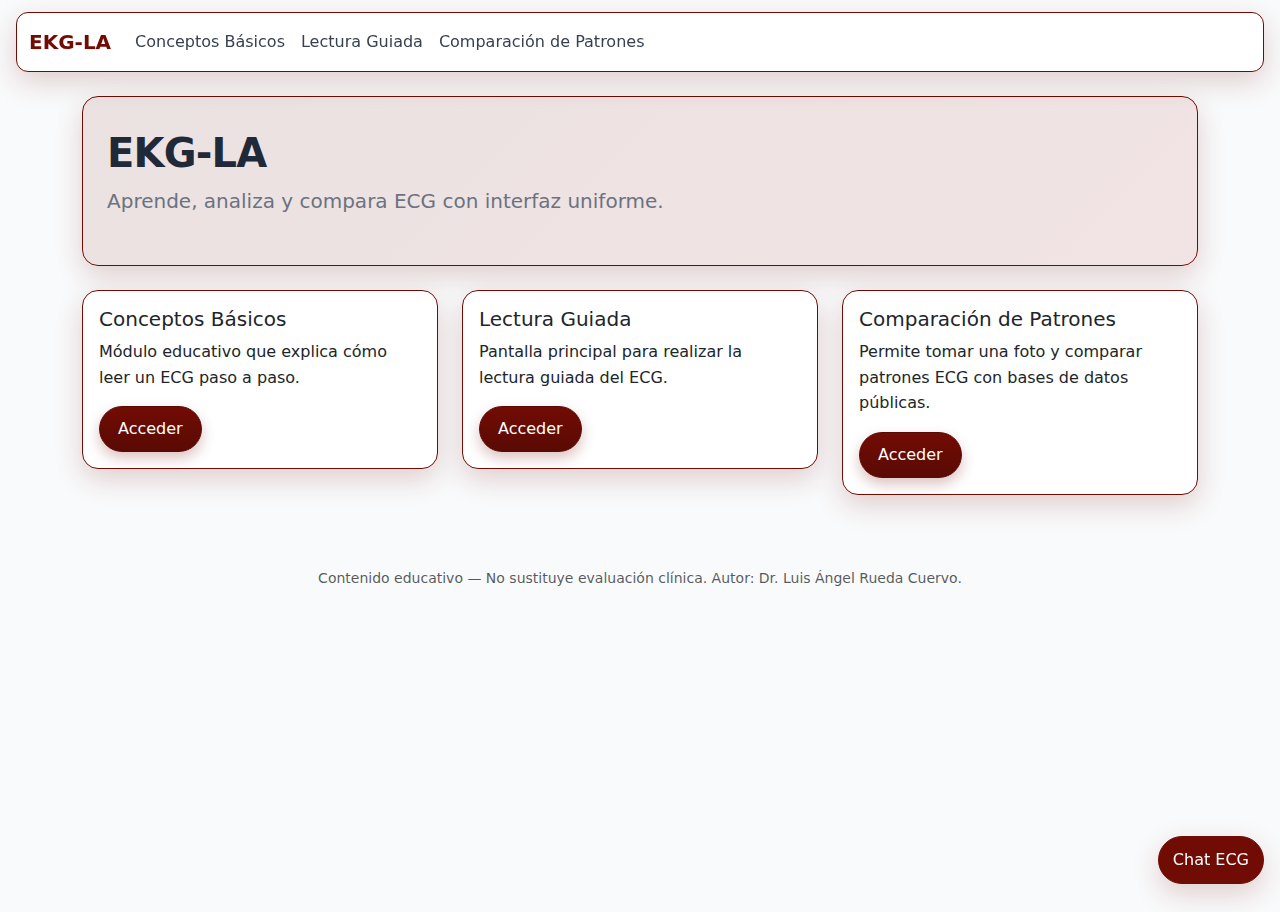
<file: index.html>
<!DOCTYPE html>
<html lang="es">
<head>
    <meta charset="UTF-8">
    <meta name="viewport" content="width=device-width, initial-scale=1.0">
    <title>EKG-LA — Inicio</title>
    <link href="https://cdn.jsdelivr.net/npm/bootstrap@5.3.2/dist/css/bootstrap.min.css" rel="stylesheet">
    <link rel="stylesheet" href="styles.css?v=la1">
</head>
<body>
    <nav class="navbar navbar-expand-lg ao-topbar">
        <div class="container-fluid">
            <a class="navbar-brand fw-bold" href="index.html">EKG-LA</a>
            <button class="navbar-toggler" type="button" data-bs-toggle="collapse" data-bs-target="#navbarIndex"
                aria-controls="navbarIndex" aria-expanded="false" aria-label="Toggle navigation">
                <span class="navbar-toggler-icon"></span>
            </button>
            <div id="navbarIndex" class="collapse navbar-collapse">
                <ul class="navbar-nav me-auto mb-2 mb-lg-0">
                    <li class="nav-item"><a class="nav-link" href="conceptos-basicos.html">Conceptos Básicos</a></li>
                    <li class="nav-item"><a class="nav-link" href="lectura-guiada.html">Lectura Guiada</a></li>
                    <li class="nav-item"><a class="nav-link" href="comparacion-patrones.html">Comparación de Patrones</a></li>
                </ul>
            </div>
        </div>
    </nav>

    <main class="container my-4">
        <section class="ao-hero mb-4">
            <h1 class="ao-hero-title display-6">EKG-LA</h1>
            <p class="ao-hero-subtitle lead">Aprende, analiza y compara ECG con interfaz uniforme.</p>
        </section>
        <div class="row">
            <div class="col-md-4 mb-4">
                <div class="card ao-card">
                    <div class="card-body">
                        <h5 class="card-title">Conceptos Básicos</h5>
                        <p class="card-text">Módulo educativo que explica cómo leer un ECG paso a paso.</p>
                        <a href="conceptos-basicos.html" class="btn btn-primary">Acceder</a>
                    </div>
                </div>
            </div>
            <div class="col-md-4 mb-4">
                <div class="card ao-card">
                    <div class="card-body">
                        <h5 class="card-title">Lectura Guiada</h5>
                        <p class="card-text">Pantalla principal para realizar la lectura guiada del ECG.</p>
                        <a href="lectura-guiada.html" class="btn btn-primary">Acceder</a>
                    </div>
                </div>
            </div>
            <div class="col-md-4 mb-4">
                <div class="card ao-card">
                    <div class="card-body">
                        <h5 class="card-title">Comparación de Patrones</h5>
                        <p class="card-text">Permite tomar una foto y comparar patrones ECG con bases de datos públicas.</p>
                        <a href="comparacion-patrones.html" class="btn btn-primary">Acceder</a>
                    </div>
                </div>
            </div>
        </div>
    </div>

    <script src="https://cdn.jsdelivr.net/npm/bootstrap@5.3.2/dist/js/bootstrap.bundle.min.js"></script>
    <script>
      // Configura el endpoint del backend en Render para el chat
      window.CHAT_API_URL = 'https://ekggo.onrender.com/api/chat';
    </script>
    <script src="app.js?v=la1"></script>
</body>
</html>

<footer class="container my-5">
    <div class="text-center text-muted small">
        Contenido educativo — No sustituye evaluación clínica. Autor: Dr. Luis Ángel Rueda Cuervo.
    </div>
</footer>
</file>
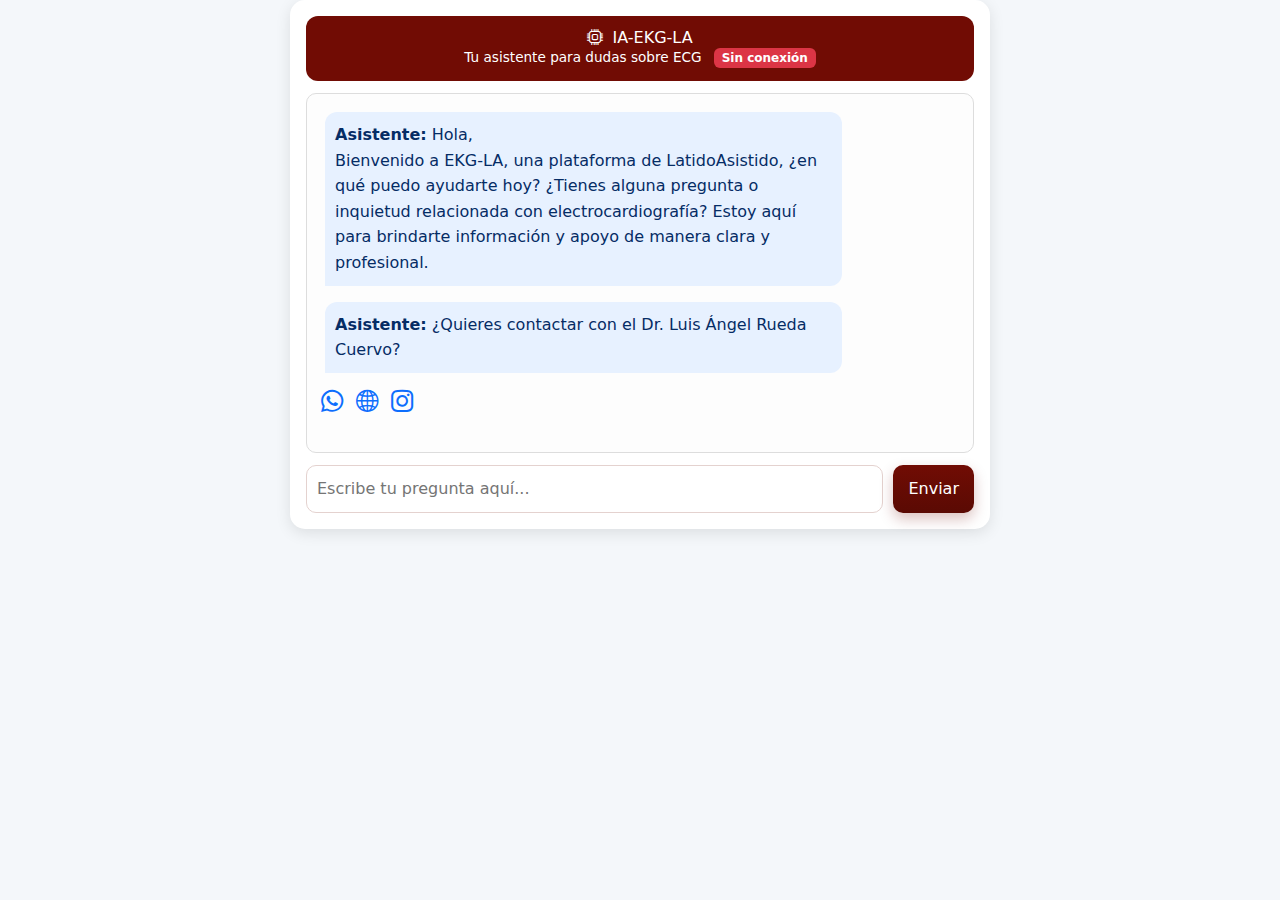
<file: chat.html>
<!DOCTYPE html>
<html lang="es">
<head>
  <meta charset="UTF-8">
  <meta name="viewport" content="width=device-width, initial-scale=1.0">
  <title>Chat EKG-LA</title>
  <link href="https://cdn.jsdelivr.net/npm/bootstrap@5.3.0/dist/css/bootstrap.min.css" rel="stylesheet">
    <link rel="stylesheet" href="styles.css?v=la1">
    <link rel="stylesheet" href="https://cdn.jsdelivr.net/npm/bootstrap-icons@1.11.3/font/bootstrap-icons.min.css">
  <script>
    // Configura explícitamente el endpoint del backend cuando se abre chat.html directo
    window.CHAT_API_URL = 'https://ekggo.onrender.com/api/chat';
  </script>
  <style>
    body { background-color: #f4f7fa; font-family: Inter, system-ui, -apple-system, Segoe UI, Roboto, Helvetica Neue, Arial, Noto Sans; }
    .chat-container { max-width: 700px; margin: 0 auto; border-radius: 15px; box-shadow: 0 4px 15px rgba(0,0,0,0.1); background: #fff; padding: 16px; }
    .chat-header { background: #710C04; color: #fff; padding: 12px; border-radius: 12px; text-align: center; position: relative; }
    .chat-box { height: 360px; overflow-y: auto; margin: 12px 0; padding: 10px; border: 1px solid #ddd; border-radius: 10px; background: #fdfdfd; }
    .user-msg { text-align: right; background: #d1e7dd; color: #0a3622; padding: 10px; margin: 8px; border-radius: 12px 12px 0 12px; display: inline-block; max-width: 80%; }
    .bot-msg { text-align: left; background: #e7f1ff; color: #052c65; padding: 10px; margin: 8px; border-radius: 12px 12px 12px 0; display: inline-block; max-width: 80%; }
    .chat-input { display: flex; gap: 10px; }
    .chat-input input { flex: 1; padding: 10px; border-radius: 10px; border: 1px solid var(--ao-border); }
    .chat-input button { border: none; padding: 10px 15px; border-radius: 10px; cursor: pointer; }
    /* Efecto sutil para botón IA */
    .btn-ai { position: relative; overflow: hidden; }
    .btn-ai::after { content: ''; position: absolute; top: 0; left: -50%; width: 50%; height: 100%; pointer-events: none;
      background: linear-gradient(120deg, rgba(255,255,255,0.35), rgba(113,12,4,0.15), rgba(255,255,255,0.35)); transform: translateX(-100%); }
    .btn-ai:hover::after { animation: ai-shine 1.1s ease; }
    @keyframes ai-shine { from { transform: translateX(-100%);} to { transform: translateX(300%);} }
    footer { text-align: center; color: #6c757d; margin-top: 12px; font-size: 0.9rem; }
  </style>
</head>
<body>
  <div class="chat-container">
    <div class="chat-header">
      <div class="mac-controls">
        <span id="chatClose" class="mac-dot close" title="Cerrar"></span>
      </div>
      <h6 class="mb-0"><i class="bi bi-cpu me-1"></i> IA-EKG-LA</h6>
      <p class="mb-0" style="font-size: 0.85rem;">Tu asistente para dudas sobre ECG <span id="statusBadge" class="badge bg-secondary ms-2" style="font-size: 0.75rem;">Verificando…</span></p>
    </div>

    <div id="chat-box" class="chat-box">
      <div class="bot-msg"><b>Asistente:</b> Hola,<br>Bienvenido a EKG-LA, una plataforma de LatidoAsistido, ¿en qué puedo ayudarte hoy? ¿Tienes alguna pregunta o inquietud relacionada con electrocardiografía? Estoy aquí para brindarte información y apoyo de manera clara y profesional.</div>
      <div class="bot-msg"><b>Asistente:</b> ¿Quieres contactar con el Dr. Luis Ángel Rueda Cuervo?</div>
      <div class="mt-1">
        <a href="https://wa.me/573508956163" target="_blank" rel="noopener" aria-label="WhatsApp" title="WhatsApp" class="mx-1" style="font-size:1.4rem; text-decoration:none;"><i class="bi bi-whatsapp"></i></a>
        <a href="https://latidoasistido.wixsite.com/lav1" target="_blank" rel="noopener" aria-label="Página web" title="Página web" class="mx-1" style="font-size:1.4rem; text-decoration:none;"><i class="bi bi-globe2"></i></a>
        <a href="https://www.instagram.com/latidoasistido/?utm_source=ig_web_button_share_sheet" target="_blank" rel="noopener" aria-label="Instagram" title="Instagram" class="mx-1" style="font-size:1.4rem; text-decoration:none;"><i class="bi bi-instagram"></i></a>
      </div>
    </div>

    <div class="chat-input">
      <input type="text" id="mensaje" placeholder="Escribe tu pregunta aquí...">
      <button id="btnEnviar" type="button" class="btn btn-primary btn-ai">Enviar</button>
    </div>
  </div>

  

  <script>
    function getApiBaseUrl() {
      const url = (window.CHAT_API_URL || '/api/chat');
      return url.endsWith('/chat') ? url.slice(0, -5) : url.replace(/\/chat$/, '');
    }
    async function checkHealth() {
      const badge = document.getElementById('statusBadge');
      try {
        const base = getApiBaseUrl();
        const res = await fetch(base + '/health', { method: 'GET' });
        if (res.ok) {
          badge.textContent = 'Conectado';
          badge.className = 'badge bg-success ms-2';
        } else {
          badge.textContent = 'Sin conexión (' + res.status + ')';
          badge.className = 'badge bg-danger ms-2';
        }
      } catch (e) {
        badge.textContent = 'Sin conexión';
        badge.className = 'badge bg-danger ms-2';
      }
    }
    async function enviarMensaje() {
      const input = document.getElementById('mensaje');
      const chatBox = document.getElementById('chat-box');
      const mensaje = (input.value || '').trim();
      if (!mensaje) return;

      chatBox.insertAdjacentHTML('beforeend', `<div class='user-msg'><b>Tú:</b> ${mensaje}</div>`);
      input.value = '';
      chatBox.scrollTop = chatBox.scrollHeight;

      try {
        const API_URL = window.CHAT_API_URL || '/api/chat';
        const response = await fetch(API_URL, {
          method: 'POST',
          headers: { 'Content-Type': 'application/json' },
          body: JSON.stringify({ prompt: mensaje })
        });
        if (!response.ok) {
          const errText = await response.text();
          chatBox.insertAdjacentHTML('beforeend', `<div class='bot-msg'><b>Asistente:</b> Error ${response.status}. Detalle: ${errText || 'sin detalle'}</div>`);
        } else {
          const data = await response.json();
          const respuesta = data.reply || 'Lo siento, no pude generar una respuesta. Inténtalo nuevamente.';
          chatBox.insertAdjacentHTML('beforeend', `<div class='bot-msg'><b>Asistente:</b> ${respuesta}</div>`);
        }
        chatBox.scrollTop = chatBox.scrollHeight;
      } catch (e) {
        const detail = (e && e.message) ? ' (' + e.message + ')' : '';
        chatBox.insertAdjacentHTML('beforeend', `<div class='bot-msg'><b>Asistente:</b> Hubo un problema de conexión con el servicio${detail}. Verifique que el backend /api/chat esté accesible.</div>`);
      }
    }
    document.getElementById('btnEnviar').addEventListener('click', enviarMensaje);
    // Enlaces de contacto: ahora son anchors con href, no requieren listeners
    document.getElementById('mensaje').addEventListener('keypress', function(e){ if (e.key === 'Enter') enviarMensaje(); });
    document.addEventListener('DOMContentLoaded', checkHealth);

    // Control de cierre estilo macOS
    document.getElementById('chatClose').addEventListener('click', function(){
      try {
        if (window.parent && window.parent !== window) {
          window.parent.postMessage({ type: 'chat:close' }, '*');
        } else {
          window.location.href = 'index.html';
        }
      } catch (_) {
        window.location.href = 'index.html';
      }
    });
  </script>
  
</body>
</html>
</file>
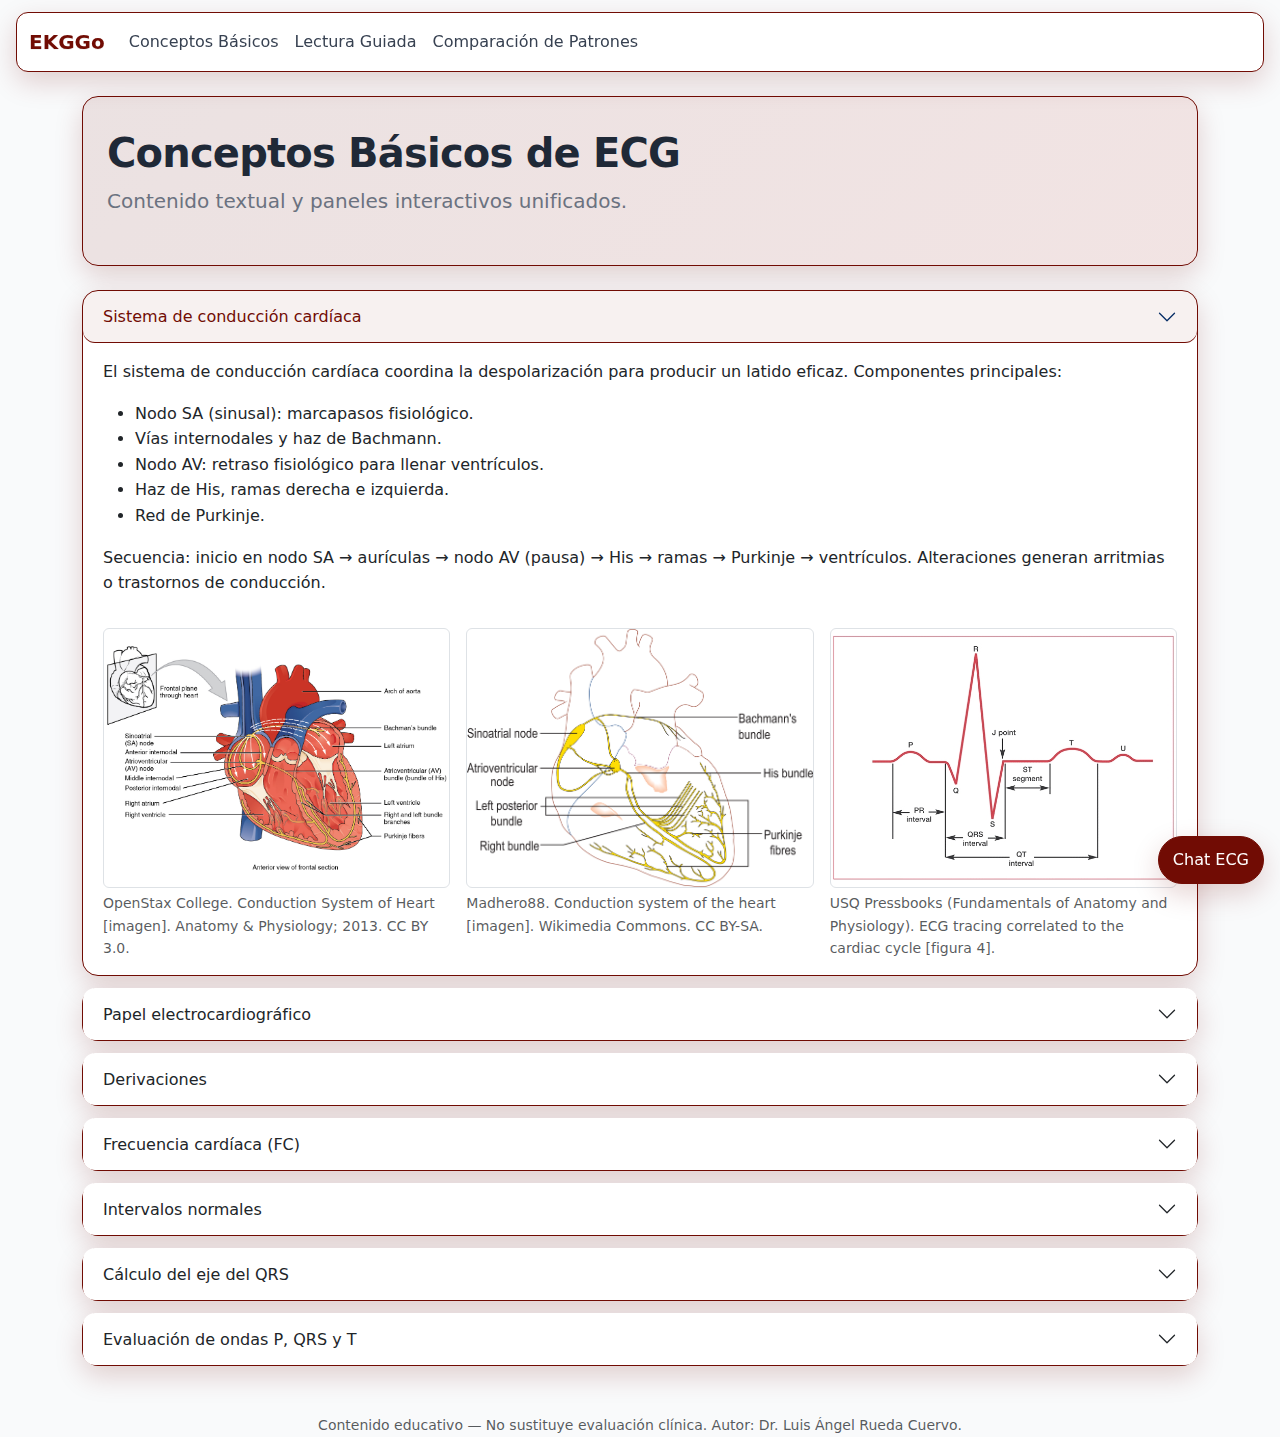
<file: conceptos-basicos.html>
<!DOCTYPE html>
<html lang="es">
<head>
    <meta charset="utf-8">
    <meta name="viewport" content="width=device-width, initial-scale=1">
    <title>EKGGo — Conceptos Básicos</title>
    <link href="https://cdn.jsdelivr.net/npm/bootstrap@5.3.2/dist/css/bootstrap.min.css" rel="stylesheet">
    <link rel="stylesheet" href="styles.css">
</head>
<body>
<!-- Eliminar cualquier navbar duplicada de estilo antiguo -->
<!--
<nav class="navbar navbar-expand-lg navbar-light bg-white shadow-sm rounded-3 mt-2 mb-4 mx-3 px-3">
    <a class="navbar-brand fw-bold" href="index.html">EKGGo</a>
    <button class="navbar-toggler" type="button" data-bs-toggle="collapse" data-bs-target="#navbarContent"
            aria-controls="navbarContent" aria-expanded="false" aria-label="Toggle navigation">
        <span class="navbar-toggler-icon"></span>
    </button>
    <div class="collapse navbar-collapse" id="navbarContent">
        <ul class="navbar-nav me-auto mb-2 mb-lg-0">
            <li class="nav-item"><a class="nav-link" href="conceptos-basicos.html">Conceptos Básicos</a></li>
            <li class="nav-item"><a class="nav-link" href="lectura-guiada.html">Lectura Guiada</a></li>
            <li class="nav-item"><a class="nav-link" href="comparacion-patrones.html">Comparación de Patrones</a></li>
        </ul>
    </div>
</nav>
-->

<!-- Eliminar cualquier hero duplicado si existiera -->
<!--
<section class="jumbotron ...">
    ... hero duplicado ...
</section>
-->

<nav class="navbar navbar-expand-lg ao-topbar">
    <div class="container-fluid">
        <a class="navbar-brand fw-bold" href="index.html">EKGGo</a>
        <button class="navbar-toggler" type="button" data-bs-toggle="collapse" data-bs-target="#navbarConceptos"
                aria-controls="navbarConceptos" aria-expanded="false" aria-label="Toggle navigation">
            <span class="navbar-toggler-icon"></span>
        </button>
        <div id="navbarConceptos" class="collapse navbar-collapse">
            <ul class="navbar-nav me-auto mb-2 mb-lg-0">
                <li class="nav-item"><a class="nav-link active" href="conceptos-basicos.html">Conceptos Básicos</a></li>
                <li class="nav-item"><a class="nav-link" href="lectura-guiada.html">Lectura Guiada</a></li>
                <li class="nav-item"><a class="nav-link" href="comparacion-patrones.html">Comparación de Patrones</a></li>
            </ul>
        </div>
    </div>
</nav>

<main class="container my-4">
    <section class="ao-hero mb-4">
        <h1 class="ao-hero-title display-6">Conceptos Básicos de ECG</h1>
        <p class="ao-hero-subtitle lead">Contenido textual y paneles interactivos unificados.</p>
    </section>

    <section class="ao-content">
        <div class="accordion" id="accordionConceptos">
            <!-- Sistema de conducción cardíaca -->
            <div class="accordion-item">
                <h2 class="accordion-header" id="headingConduccion">
                    <button class="accordion-button" type="button" data-bs-toggle="collapse" data-bs-target="#collapseConduccion" aria-expanded="true" aria-controls="collapseConduccion">
                        Sistema de conducción cardíaca
                    </button>
                </h2>
                <div id="collapseConduccion" class="accordion-collapse collapse show" aria-labelledby="headingConduccion" data-bs-parent="#accordionConceptos">
                    <div class="accordion-body">
                        <p>
                            El sistema de conducción cardíaca coordina la despolarización para producir un latido eficaz. Componentes principales:
                        </p>
                        <ul>
                            <li>Nodo SA (sinusal): marcapasos fisiológico.</li>
                            <li>Vías internodales y haz de Bachmann.</li>
                            <li>Nodo AV: retraso fisiológico para llenar ventrículos.</li>
                            <li>Haz de His, ramas derecha e izquierda.</li>
                            <li>Red de Purkinje.</li>
                        </ul>
                        <p class="mb-0">
                            Secuencia: inicio en nodo SA → aurículas → nodo AV (pausa) → His → ramas → Purkinje → ventrículos. Alteraciones generan arritmias o trastornos de conducción.
                        </p>
                        
                        <!-- Imágenes: Sistema de conducción (reemplazadas y citadas) -->
                        <div class="row g-3 mt-3">
                            <!-- Imagen 1: OpenStax College -->
                            <div class="col-md-4">
                                <figure class="mb-0 ecg-fig">
                                    <img class="img-fluid rounded border ecg-img" src="img/sistema-conduccion-openstax.jpg" alt="Conduction System of Heart — OpenStax">
                                    <figcaption class="small text-muted mt-1">OpenStax College. Conduction System of Heart [imagen]. Anatomy &amp; Physiology; 2013. CC BY 3.0.</figcaption>
                                </figure>
                            </div>
                            <!-- Imagen 2: Wikimedia (Madhero88) -->
                            <div class="col-md-4">
                                <figure class="mb-0 ecg-fig">
                                    <img class="img-fluid rounded border ecg-img" src="img/sistema-conduccion-madhero88.png" alt="Electrical conduction system of the heart — Madhero88 (Wikimedia)">
                                    <figcaption class="small text-muted mt-1">Madhero88. Conduction system of the heart [imagen]. Wikimedia Commons. CC BY-SA.</figcaption>
                                </figure>
                            </div>
                            <!-- Imagen 3: USQ Pressbooks (ECG y ciclo cardiaco) -->
                            <div class="col-md-4">
                                <figure class="mb-0 ecg-fig">
                                    <img class="img-fluid rounded border ecg-img" src="img/ecg-ciclo-usq.png" alt="ECG tracing correlated to the cardiac cycle — USQ Pressbooks">
                                    <figcaption class="small text-muted mt-1">USQ Pressbooks (Fundamentals of Anatomy and Physiology). ECG tracing correlated to the cardiac cycle [figura 4].</figcaption>
                                </figure>
                            </div>
                        </div>
                    </div>
                </div>
            </div>

            <!-- Papel electrocardiográfico -->
            <div class="accordion-item">
                <h2 class="accordion-header" id="headingPapel">
                    <button class="accordion-button collapsed" type="button" data-bs-toggle="collapse" data-bs-target="#collapsePapel" aria-expanded="false" aria-controls="collapsePapel">
                        Papel electrocardiográfico
                    </button>
                </h2>
                <div id="collapsePapel" class="accordion-collapse collapse" aria-labelledby="headingPapel" data-bs-parent="#accordionConceptos">
                    <div class="accordion-body">
                        <p>
                            El papel de ECG tiene cuadrícula: cada cuadro pequeño (1 mm) equivale a 0.04 s y 0.1 mV a 25 mm/s y 10 mm/mV. Un cuadro grande (5 mm) equivale a 0.20 s y 0.5 mV.
                        </p>
                        <ul>
                            <li>Velocidad estándar: 25 mm/s (alternativa: 50 mm/s).</li>
                            <li>Ganancia estándar: 10 mm/mV.</li>
                            <li>Medición de intervalos: cuenta cuadros y multiplica por equivalencias.</li>
                        </ul>
                        <p class="mb-0">
                            Usando estas equivalencias puedes medir PR, QRS, QT y calcular FC a partir de cuadros.
                        </p>

                        <!-- Espacios para imágenes: Papel electrocardiográfico -->
                        <div class="row g-3 mt-3">
                            <div class="col-md-4"><figure class="mb-0 ecg-fig"><img class="img-fluid rounded border ecg-img" src="img/papel-ecg-tiempo.svg" alt="Cuadrícula de papel ECG — escala de tiempo"><figcaption class="small text-muted mt-1">Cuadrícula — escala de tiempo</figcaption></figure></div>
                            <div class="col-md-4"><figure class="mb-0 ecg-fig"><img class="img-fluid rounded border ecg-img" src="img/papel-ecg-voltaje.svg" alt="Cuadrícula de papel ECG — escala de voltaje"><figcaption class="small text-muted mt-1">Cuadrícula — escala de voltaje</figcaption></figure></div>
                            <div class="col-md-4">
                                <figure class="mb-0 ecg-fig">
                                    <img class="img-fluid rounded border ecg-img" src="img/papel-ecg-intervalos-user.jpg?v=1" alt="Ejemplo de medición de intervalos en papel ECG">
                                    <figcaption class="small text-muted mt-1">Medición de intervalos</figcaption>
                                </figure>
                            </div>
                        </div>
                    </div>
                </div>
            </div>

            <!-- Derivaciones -->
            <div class="accordion-item">
                <h2 class="accordion-header" id="headingDerivaciones">
                    <button class="accordion-button collapsed" type="button" data-bs-toggle="collapse" data-bs-target="#collapseDerivaciones" aria-expanded="false" aria-controls="collapseDerivaciones">
                        Derivaciones
                    </button>
                </h2>
                <div id="collapseDerivaciones" class="accordion-collapse collapse" aria-labelledby="headingDerivaciones" data-bs-parent="#accordionConceptos">
                    <div class="accordion-body">
                        <p>
                            Las derivaciones son “miradas” del corazón en diferentes planos:
                        </p>
                        <ul>
                            <li>Plano frontal: DI, DII, DIII; aVR, aVL, aVF.</li>
                            <li>Plano horizontal (precordiales): V1–V6.</li>
                        </ul>
                        <p>
                            Correlaciones aproximadas:
                        </p>
                        <ul>
                            <li>Septal: V1–V2.</li>
                            <li>Anterior: V3–V4.</li>
                            <li>Lateral: DI, aVL, V5–V6.</li>
                            <li>Inferior: DII, DIII, aVF.</li>
                        </ul>
                        <p class="mb-0">
                            La lectura territorial ayuda a localizar isquemia, necrosis o bloqueos específicos.
                        </p>

                        <!-- Imágenes: Derivaciones (nuevas) -->
                        <div class="row g-3 mt-3">
                            <div class="col-md-4">
                                <figure class="mb-0 ecg-fig">
                                    <img class="img-fluid rounded border ecg-img" src="img/derivaciones-limb-leads-npatchett.png" alt="Limb leads of EKG — Npatchett (Wikimedia)">
                                    <figcaption class="small text-muted mt-1">Npatchett. Limb leads of EKG [imagen]. Wikimedia Commons; 2015. Licencia CC BY-SA 4.0.</figcaption>
                                </figure>
                            </div>
                            <div class="col-md-4">
                                <figure class="mb-0 ecg-fig">
                                    <img class="img-fluid rounded border ecg-img" src="img/derivaciones-chest-landmarks-litfl.png" alt="Chest external landmarks in ECG placement — LITFL">
                                    <figcaption class="small text-muted mt-1">Cadogan, M. Chest external landmarks in ECG placement [imagen]. En: LITFL – ECG Lead positioning; 2022. Licencia CC BY-NC-SA 4.0.</figcaption>
                                </figure>
                            </div>
                            <div class="col-md-4">
                                <figure class="mb-0 ecg-fig">
                                    <img class="img-fluid rounded border ecg-img" src="img/derivaciones-placement-fig1a-safdar-2023.png" alt="Placement position of ECG limbs and chest leads — Safdar et al.">
                                    <figcaption class="small text-muted mt-1">Safdar MF, Pałka P, Nowak RM, Al Faresi A. Placement position of ECG limbs lead RA, LA, RL, LL y precordiales V1–V6 (Fig. 1a) [imagen]. En: A novel data augmentation approach for enhancement of ECG signal classification; 2023.</figcaption>
                                </figure>
                            </div>
                        </div>
                    </div>
                </div>
            </div>

            <!-- Frecuencia cardíaca (FC) -->
            <div class="accordion-item">
                <h2 class="accordion-header" id="headingFC">
                    <button class="accordion-button collapsed" type="button" data-bs-toggle="collapse" data-bs-target="#collapseFC" aria-expanded="false" aria-controls="collapseFC">
                        Frecuencia cardíaca (FC)
                    </button>
                </h2>
                <div id="collapseFC" class="accordion-collapse collapse" aria-labelledby="headingFC" data-bs-parent="#accordionConceptos">
                    <div class="accordion-body">
                        <p>Métodos comunes para calcular la FC:</p>
                        <ul>
                            <li>Método 1500: FC ≈ 1500 / cuadros pequeños entre dos R.</li>
                            <li>Método 300: FC ≈ 300 / cuadros grandes entre dos R.</li>
                            <li>Método 6 segundos: cuenta latidos en 30 cuadros grandes y multiplica por 10.</li>
                        </ul>
                        <p class="mb-0">
                            Referencias: bradicardia &lt; 60 lpm; normal 60–100 lpm; taquicardia &gt; 100 lpm (en adultos).
                        </p>

                        <!-- Espacios para imágenes: Frecuencia cardíaca -->
                        <div class="row g-3 mt-3">
                            <div class="col-md-4"><figure class="mb-0 ecg-fig"><img class="img-fluid rounded border ecg-img" src="img/fc-metodo-1500.svg" alt="Método 1500 para calcular frecuencia cardíaca"><figcaption class="small text-muted mt-1">Método 1500</figcaption></figure></div>
                            <div class="col-md-4"><figure class="mb-0 ecg-fig"><img class="img-fluid rounded border ecg-img" src="img/fc-metodo-300.svg" alt="Método 300 para calcular frecuencia cardíaca"><figcaption class="small text-muted mt-1">Método 300</figcaption></figure></div>
                            <div class="col-md-4"><figure class="mb-0 ecg-fig"><img class="img-fluid rounded border ecg-img" src="img/fc-metodo-6seg.svg" alt="Método de 6 segundos para calcular frecuencia cardíaca"><figcaption class="small text-muted mt-1">Método 6 segundos</figcaption></figure></div>
                        </div>
                    </div>
                </div>
            </div>

            <!-- Intervalos normales -->
            <div class="accordion-item">
                <h2 class="accordion-header" id="headingIntervalos">
                    <button class="accordion-button collapsed" type="button" data-bs-toggle="collapse" data-bs-target="#collapseIntervalos" aria-expanded="false" aria-controls="collapseIntervalos">
                        Intervalos normales
                    </button>
                </h2>
                <div id="collapseIntervalos" class="accordion-collapse collapse" aria-labelledby="headingIntervalos" data-bs-parent="#accordionConceptos">
                    <div class="accordion-body">
                        <ul>
                            <li>PR: 120–200 ms.</li>
                            <li>QRS: &lt; 120 ms.</li>
                            <li>QT: depende de la FC; usar QTc (Bazett: QTc ≈ QT / √RR).</li>
                        </ul>
                        <p class="mb-0">
                            PR prolongado sugiere bloqueo AV; QRS ancho sugiere bloqueos de rama o ritmos ventriculares; alteraciones de QTc pueden asociarse a riesgo de arritmias.
                        </p>

                        <!-- Imágenes reemplazables: Intervalos normales -->
                        <div class="row g-3 mt-3">
                            <div class="col-md-4"><figure class="mb-0 ecg-fig"><img class="img-fluid rounded border ecg-img" src="img/intervalo-pr.svg" alt="Ejemplo de medición del intervalo PR"><figcaption class="small text-muted mt-1">Intervalo PR</figcaption></figure></div>
                            <div class="col-md-4"><figure class="mb-0 ecg-fig"><img class="img-fluid rounded border ecg-img" src="img/intervalo-qrs.svg" alt="Ejemplo de duración del QRS"><figcaption class="small text-muted mt-1">Duración del QRS</figcaption></figure></div>
                            <div class="col-md-4"><figure class="mb-0 ecg-fig"><img class="img-fluid rounded border ecg-img" src="img/qt-qtc.svg" alt="Ejemplo de QT y QTc"><figcaption class="small text-muted mt-1">QT/QTc</figcaption></figure></div>
                        </div>

                        <!-- Calculadora QTc -->
                        <div class="row g-3 mt-3">
                            <div class="col-md-6">
                                <div class="card shadow-sm rounded-3">
                                    <div class="card-header">Calculadora QT corregido — fórmulas</div>
                                    <div class="card-body">
                                        <p class="mb-2 small text-muted">RR en segundos; QT en milisegundos. Si ingresas FC, se usa RR = 60 / FC cuando la fórmula requiere RR.</p>
                                        <div class="mb-2">
                                            <label class="form-label" for="qtFormula">Fórmula</label>
                                            <select id="qtFormula" class="form-select">
                                                <option value="bazett" selected>Bazett (QT/√RR)</option>
                                                <option value="fridericia">Fridericia (QT/RR^(1/3))</option>
                                                <option value="framingham">Framingham (QT + 154×(1−RR))</option>
                                                <option value="hodges">Hodges (QT + 1.75×(FC−60))</option>
                                            </select>
                                            <small class="text-muted">Elige la fórmula de corrección.</small>
                                        </div>
                                        <div class="mb-2">
                                            <label class="form-label" for="qtBazettQt">QT (ms)</label>
                                            <input type="number" id="qtBazettQt" class="form-control" placeholder="Ej.: 400">
                                        </div>
                                        <!-- Método de entrada para fórmulas basadas en RR -->
                                        <div class="mb-2" id="qtMetodoGroup">
                                            <label class="form-label">Método de entrada</label>
                                            <div class="form-check form-check-inline">
                                                <input class="form-check-input" type="radio" name="qtMetodo" id="qtMetodoRR" value="rr" checked>
                                                <label class="form-check-label" for="qtMetodoRR">Usar RR (s)</label>
                                            </div>
                                            <div class="form-check form-check-inline">
                                                <input class="form-check-input" type="radio" name="qtMetodo" id="qtMetodoFC" value="fc">
                                                <label class="form-check-label" for="qtMetodoFC">Usar FC (lpm)</label>
                                            </div>
                                            <small class="text-muted d-block">Para Bazett/Fridericia puedes elegir RR o FC. Framingham requiere RR. Hodges requiere FC.</small>
                                        </div>
                                        <div class="mb-2">
                                            <div id="qtBazettHrGrp">
                                                <label class="form-label" for="qtBazettHr">Frecuencia cardíaca (lpm)</label>
                                                <input type="number" id="qtBazettHr" class="form-control" placeholder="Ej.: 70">
                                            </div>
                                        </div>
                                        <div class="mb-2">
                                            <div id="qtBazettRrGrp">
                                                <label class="form-label" for="qtBazettRr">RR (s)</label>
                                                <input type="number" step="0.01" id="qtBazettRr" class="form-control" placeholder="Ej.: 0.86">
                                            </div>
                                        </div>
                                        <div class="mb-2">
                                            <label class="form-label" for="qtSexo">Sexo</label>
                                            <select id="qtSexo" class="form-select">
                                                <option value="hombre" selected>Hombre</option>
                                                <option value="mujer">Mujer</option>
                                            </select>
                                            <small class="text-muted">Referencia: Normal H ≤ 440 ms; M ≤ 460 ms. Prolongado: H ≥ 450 ms; M ≥ 470 ms. Riesgo alto: ≥ 500 ms.</small>
                                        </div>
                                        <div class="mt-3 d-flex gap-2">
                                            <button class="btn btn-primary" id="btnCalcularQTc">Calcular QTc (Bazett)</button>
                                            <button class="btn btn-outline-secondary" id="btnLimpiarQTc">Limpiar</button>
                                        </div>
                                        <div id="resultadoQTc" class="alert alert-info mt-3 d-none"></div>
                                    </div>
                                </div>
                            </div>
                        </div>
                    </div>
                </div>
            </div>

            <!-- Cálculo del eje del QRS -->
            <div class="accordion-item">
                <h2 class="accordion-header" id="headingEjeQRS">
                    <button class="accordion-button collapsed" type="button" data-bs-toggle="collapse" data-bs-target="#collapseEjeQRS" aria-expanded="false" aria-controls="collapseEjeQRS">
                        Cálculo del eje del QRS
                    </button>
                </h2>
                <div id="collapseEjeQRS" class="accordion-collapse collapse" aria-labelledby="headingEjeQRS" data-bs-parent="#accordionConceptos">
                    <div class="accordion-body">
                        <p class="mb-3">
                            El eje del QRS representa la dirección promedio de la despolarización ventricular. Puedes estimarlo con la deflexión neta (R−S) en DI y aVF:
                        </p>
                        <ul>
                            <li>Deflexión en mm: positiva si el QRS es mayormente hacia arriba; negativa si hacia abajo.</li>
                            <li>Ángulo aproximado: atan2(aVF, DI) en grados, normalizado a −180°…+180°. Aquí DI se toma como eje horizontal (0°) y aVF como eje vertical (+90° hacia abajo), de modo que el signo y el cuadrante se interpretan en el sistema hexaxial clínico.</li>
                            <li>Rangos: Normal (−30° a +90°), Desviación izquierda (−30° a −90°), Desviación derecha (&gt; +90°), Eje extremo (&lt; −90°).</li>
                        </ul>
                        <div class="alert alert-secondary mt-2">
                            <strong>Ejemplo rápido:</strong>
                            <ul class="mb-0">
                                <li>DI = +8 mm, aVF = +3 mm → atan2(3, 8) ≈ 20° → dentro de eje <em>Normal</em>.</li>
                                <li>DI = −5 mm, aVF = +6 mm → atan2(6, −5) ≈ 129° → <em>Desviación derecha</em>.</li>
                            </ul>
                        </div>

                        <div class="row g-3 mt-3">
                            <div class="col-md-6">
                                <label class="form-label" for="ejeDI">Deflexión neta en DI (mm, R−S)</label>
                                <input type="number" id="ejeDI" class="form-control" placeholder="Ej.: 8">
                            </div>
                            <div class="col-md-6">
                                <label class="form-label" for="ejeAVF">Deflexión neta en aVF (mm, R−S)</label>
                                <input type="number" id="ejeAVF" class="form-control" placeholder="Ej.: 3">
                            </div>
                        </div>

                        <div class="mt-3 d-flex gap-2">
                            <button class="btn btn-primary" id="btnCalcularEje">Calcular eje</button>
                            <button class="btn btn-outline-secondary" id="btnLimpiarEje">Limpiar</button>
                        </div>

                        <div id="resultadoEje" class="alert alert-info mt-3 d-none"></div>

                        <!-- Imágenes: Cálculo del eje del QRS (2 imágenes, 4:3) -->
                        <div class="row g-3 mt-3">
                            <div class="col-md-6">
                                <figure class="mb-0 ecg-fig">
                                    <img class="img-fluid rounded border ecg-img" src="img/eje-interpretacion.svg" data-prefer-src="img/eje-qrs-derivadas-perpendiculares.png" alt="Zonas del eje QRS con derivadas perpendiculares: DI—aVF, DII—aVL, DIII—aVR">
                                    <figcaption class="small text-muted mt-1">Zonas del eje y derivadas perpendiculares</figcaption>
                                </figure>
                            </div>
                            <div class="col-md-6">
                                <figure class="mb-0 ecg-fig">
                                    <img class="img-fluid rounded border ecg-img" src="img/eje-qrs-normal.svg" data-prefer-src="img/eje-qrs-normal-axis.png" alt="Normal Axis −30° a +90° sobre sistema hexaxial">
                                    <figcaption class="small text-muted mt-1">Eje normal del QRS (−30° a +90°)</figcaption>
                                </figure>
                            </div>
                        </div>
                    </div>
                </div>
            </div>

            <!-- Evaluación de ondas P, QRS y T -->
            <div class="accordion-item">
                <h2 class="accordion-header" id="headingOndas">
                    <button class="accordion-button collapsed" type="button" data-bs-toggle="collapse" data-bs-target="#collapseOndas" aria-expanded="false" aria-controls="collapseOndas">
                        Evaluación de ondas P, QRS y T
                    </button>
                </h2>
                <div id="collapseOndas" class="accordion-collapse collapse" aria-labelledby="headingOndas" data-bs-parent="#accordionConceptos">
                    <div class="accordion-body">
                        <p class="mb-2">Guía práctica y referencias para ondas del ECG:</p>
                        <ul class="mb-3">
                            <li>Onda P: duración &lt; 120 ms, amplitud &lt; 2.5 mm; morfología variable.</li>
                            <li>QRS: duración &lt; 120 ms (estrecho); ≥ 120 ms (ancho). Considera bloqueos de rama.</li>
                            <li>Onda T: usualmente positiva en DI, DII y V3–V6; asimétrica. Inversiones sugieren isquemia u otras causas.</li>
                        </ul>

                        <div class="row g-4 mt-2">
                            <div class="col-md-4">
                                <div class="card shadow-sm rounded-3">
                                    <div class="card-header">Onda P</div>
                                    <div class="card-body">
                                        <div class="form-check mb-2">
                                            <input class="form-check-input" type="checkbox" id="pPresente">
                                            <label class="form-check-label" for="pPresente">P visible</label>
                                        </div>
                                        <div class="mb-2">
                                            <label class="form-label" for="pDuracion">Duración (ms)</label>
                                            <input type="number" id="pDuracion" class="form-control" placeholder="Ej.: 100">
                                        </div>
                                        <div class="mb-2">
                                            <label class="form-label" for="pAmplitud">Amplitud (mm)</label>
                                            <input type="number" id="pAmplitud" class="form-control" placeholder="Ej.: 2">
                                        </div>
                                        <small class="text-muted">Referencia: &lt; 120 ms y &lt; 2.5 mm.</small>
                                    </div>
                                </div>
                            </div>

                            <div class="col-md-4">
                                <div class="card shadow-sm rounded-3">
                                    <div class="card-header">Complejo QRS</div>
                                    <div class="card-body">
                                        <div class="mb-2">
                                            <label class="form-label" for="qrsDuracion">Duración (ms)</label>
                                            <input type="number" id="qrsDuracion" class="form-control" placeholder="Ej.: 90">
                                        </div>
                                        <div class="mb-2">
                                            <label class="form-label">Morfología</label>
                                            <div class="form-check">
                                                <input class="form-check-input" type="checkbox" id="rbbb">
                                                <label class="form-check-label" for="rbbb">BRD (RBBB)</label>
                                            </div>
                                            <div class="form-check">
                                                <input class="form-check-input" type="checkbox" id="lbbb">
                                                <label class="form-check-label" for="lbbb">BCRI (LBBB)</label>
                                            </div>
                                        </div>
                                        <small class="text-muted">Referencia: QRS &lt; 120 ms.</small>
                                    </div>
                                </div>
                            </div>

                            <div class="col-md-4">
                                <div class="card shadow-sm rounded-3">
                                    <div class="card-header">Onda T</div>
                                    <div class="card-body">
                                        <div class="mb-2">
                                            <label class="form-label" for="tSimetria">Simetría</label>
                                            <select id="tSimetria" class="form-select">
                                                <option value="asimetrica" selected>Asimétrica (normal)</option>
                                                <option value="simetrica">Simétrica</option>
                                            </select>
                                        </div>
                                        <div class="form-check mb-2">
                                            <input class="form-check-input" type="checkbox" id="tInvertida">
                                            <label class="form-check-label" for="tInvertida">Invertida donde debería ser positiva</label>
                                        </div>
                                        <small class="text-muted">T suele ser positiva en DI, DII, V3–V6.</small>
                                    </div>
                                </div>
                            </div>
                        </div>

                        <div class="mt-3 d-flex gap-2">
                            <button class="btn btn-primary" id="btnEvaluarOndas">Evaluar</button>
                            <button class="btn btn-outline-secondary" id="btnLimpiarOndas">Limpiar</button>
                        </div>

                        <div id="resultadoOndas" class="alert alert-info mt-3 d-none"></div>

                        <div class="mt-4">
                            <h6>Descripción textual adicional</h6>
                            <p class="mb-1"><strong>Onda P:</strong> despolarización auricular. Ausencia sugiere ritmos no sinusales; P alta (&gt;2.5 mm) sugiere dilatación AD; P ancha (&ge;120 ms) dilatación AI.</p>
                            <p class="mb-1"><strong>QRS:</strong> despolarización ventricular. QRS ancho (&ge;120 ms) se asocia a bloqueos de rama o ritmos ventriculares; morfología RBBB/LBBB guía localización del trastorno.</p>
                            <p class="mb-0"><strong>Onda T:</strong> repolarización ventricular. Inversiones o simetría marcada pueden sugerir isquemia aguda, alteraciones electrolíticas o efectos farmacológicos.</p>
                        </div>

                        <!-- Imágenes reemplazables: Evaluación de ondas P/QRS/T -->
                        <div class="row g-3 mt-3">
                            <div class="col-md-4"><figure class="mb-0 ecg-fig"><img class="img-fluid rounded border ecg-img" src="img/ondas-p-simple.svg" alt="Onda P — básica, sencilla"><figcaption class="small text-muted mt-1">Onda P (básica)</figcaption></figure></div>
                            <div class="col-md-4"><figure class="mb-0 ecg-fig"><img class="img-fluid rounded border ecg-img" src="img/ondas-qrs-simple.svg" alt="Complejo QRS — básico, sencillo"><figcaption class="small text-muted mt-1">QRS (básico)</figcaption></figure></div>
                            <div class="col-md-4"><figure class="mb-0 ecg-fig"><img class="img-fluid rounded border ecg-img" src="img/ondas-t-simple.svg" alt="Onda T — básica, sencilla"><figcaption class="small text-muted mt-1">Onda T (básica)</figcaption></figure></div>
                        </div>
                    </div>
                </div>
            </div>
        </div>
</main>

<footer class="container my-5">
    <div class="text-center text-muted small">
        Contenido educativo — No sustituye evaluación clínica. Autor: Dr. Luis Ángel Rueda Cuervo.
    </div>
</footer>

<script src="https://cdn.jsdelivr.net/npm/bootstrap@5.3.2/dist/js/bootstrap.bundle.min.js"></script>
<script>
document.addEventListener('DOMContentLoaded', () => {
    // QTc (Bazett) — Calculadora
    const btnCalcularQTc = document.getElementById('btnCalcularQTc');
    const btnLimpiarQTc = document.getElementById('btnLimpiarQTc');
    const resultadoQTc = document.getElementById('resultadoQTc');
    const qtFormulaSel = document.getElementById('qtFormula');
    const qtSexoSel = document.getElementById('qtSexo');

    function calcularQTc(qtMs, rrSec, hrBpm, formula) {
        switch (formula) {
            case 'bazett':
                if (isNaN(rrSec) || rrSec <= 0) return NaN;
                return qtMs / Math.sqrt(rrSec);
            case 'fridericia':
                if (isNaN(rrSec) || rrSec <= 0) return NaN;
                return qtMs / Math.cbrt(rrSec);
            case 'framingham':
                if (isNaN(rrSec) || rrSec <= 0) return NaN;
                return qtMs + 154 * (1 - rrSec);
            case 'hodges':
                if (isNaN(hrBpm) || hrBpm <= 0) return NaN;
                return qtMs + 1.75 * (hrBpm - 60);
            default:
                return NaN;
        }
    }

    function clasificarQTc(qtcMs, sexo) {
        const thrNormal = sexo === 'mujer' ? 460 : 440;
        const thrProl = sexo === 'mujer' ? 470 : 450;
        if (qtcMs >= 500) return 'Prolongado significativo (≥500 ms): alto riesgo de TdP';
        if (qtcMs >= thrProl) return 'Prolongado';
        if (qtcMs > thrNormal) return 'Límite';
        return 'Normal';
    }

    function updateQTFieldsForFormula() {
        const formula = qtFormulaSel?.value || 'bazett';
        const metodoGroup = document.getElementById('qtMetodoGroup');
        const rrGrp = document.getElementById('qtBazettRrGrp');
        const hrGrp = document.getElementById('qtBazettHrGrp');
        const metodoRR = document.getElementById('qtMetodoRR');
        const metodoFC = document.getElementById('qtMetodoFC');

        // Reset required flags
        document.getElementById('qtBazettRr')?.removeAttribute('required');
        document.getElementById('qtBazettHr')?.removeAttribute('required');

        if (formula === 'bazett' || formula === 'fridericia') {
            metodoGroup?.classList.remove('d-none');
            const metodo = metodoRR?.checked ? 'rr' : 'fc';
            if (metodo === 'rr') {
                rrGrp?.classList.remove('d-none');
                hrGrp?.classList.add('d-none');
                document.getElementById('qtBazettRr')?.setAttribute('required', 'true');
            } else {
                hrGrp?.classList.remove('d-none');
                rrGrp?.classList.add('d-none');
                document.getElementById('qtBazettHr')?.setAttribute('required', 'true');
            }
        } else if (formula === 'framingham') {
            metodoGroup?.classList.add('d-none');
            rrGrp?.classList.remove('d-none');
            hrGrp?.classList.add('d-none');
            document.getElementById('qtBazettRr')?.setAttribute('required', 'true');
        } else if (formula === 'hodges') {
            metodoGroup?.classList.add('d-none');
            hrGrp?.classList.remove('d-none');
            rrGrp?.classList.add('d-none');
            document.getElementById('qtBazettHr')?.setAttribute('required', 'true');
        }
    }

    qtFormulaSel?.addEventListener('change', updateQTFieldsForFormula);
    document.getElementById('qtMetodoRR')?.addEventListener('change', updateQTFieldsForFormula);
    document.getElementById('qtMetodoFC')?.addEventListener('change', updateQTFieldsForFormula);
    // Inicializar estados al cargar
    updateQTFieldsForFormula();

    btnCalcularQTc?.addEventListener('click', () => {
        const qtMs = parseFloat(document.getElementById('qtBazettQt')?.value);
        const hrBpm = parseFloat(document.getElementById('qtBazettHr')?.value);
        const rrSecInput = parseFloat(document.getElementById('qtBazettRr')?.value);
        const formula = qtFormulaSel?.value || 'bazett';
        const sexo = qtSexoSel?.value || 'hombre';
        const metodo = (document.getElementById('qtMetodoRR')?.checked ? 'rr' : (document.getElementById('qtMetodoFC')?.checked ? 'fc' : null));

        if (isNaN(qtMs) || qtMs <= 0) {
            resultadoQTc.textContent = 'Ingresa un QT válido en milisegundos.';
            resultadoQTc.classList.remove('d-none', 'alert-success');
            resultadoQTc.classList.add('alert-danger');
            return;
        }

        let rrSec = NaN;
        if (formula === 'bazett' || formula === 'fridericia') {
            if (metodo === 'rr' && !isNaN(rrSecInput) && rrSecInput > 0) {
                rrSec = rrSecInput;
            } else if (metodo === 'fc' && !isNaN(hrBpm) && hrBpm > 0) {
                rrSec = 60 / hrBpm;
            }
        } else if (formula === 'framingham') {
            if (!isNaN(rrSecInput) && rrSecInput > 0) rrSec = rrSecInput;
        }

        const qtcMs = calcularQTc(qtMs, rrSec, hrBpm, formula);
        if (isNaN(qtcMs)) {
            const necesitaRR = ['bazett', 'fridericia', 'framingham'].includes(formula);
            if (formula === 'hodges') {
                resultadoQTc.textContent = 'Ingresa FC (lpm) válida para Hodges.';
            } else if (formula === 'framingham') {
                resultadoQTc.textContent = 'Ingresa RR (s) válido para Framingham.';
            } else {
                const mNecesario = metodo === 'rr' ? 'RR (s)' : 'FC (lpm)';
                resultadoQTc.textContent = 'Ingresa ' + mNecesario + ' válido para la fórmula seleccionada.';
            }
            resultadoQTc.classList.remove('d-none', 'alert-success');
            resultadoQTc.classList.add('alert-danger');
            return;
        }

        const qtcRounded = Math.round(qtcMs);
        const clasif = clasificarQTc(qtcRounded, sexo);
        const nombre = formula.charAt(0).toUpperCase() + formula.slice(1);
        const metodoText = (formula === 'bazett' || formula === 'fridericia') ? (metodo === 'rr' ? 'con RR' : 'con FC→RR') : (formula === 'framingham' ? 'con RR' : 'con FC');
        resultadoQTc.innerHTML = 'QTc (' + nombre + ', ' + metodoText + '): <strong>' + qtcRounded + ' ms</strong> — ' + clasif + '.<br><span class="small text-muted">Referencias: Normal H ≤ 440 ms; M ≤ 460 ms. Prolongado: H ≥ 450 ms; M ≥ 470 ms. Riesgo alto: ≥ 500 ms.</span>';
        resultadoQTc.classList.remove('d-none', 'alert-danger');
        resultadoQTc.classList.add('alert-info');
    });

    btnLimpiarQTc?.addEventListener('click', () => {
        ['qtBazettQt', 'qtBazettHr', 'qtBazettRr'].forEach(id => {
            const el = document.getElementById(id);
            if (el) el.value = '';
        });
        if (qtFormulaSel) qtFormulaSel.value = 'bazett';
        if (qtSexoSel) qtSexoSel.value = 'hombre';
        const metodoRR = document.getElementById('qtMetodoRR');
        if (metodoRR) metodoRR.checked = true;
        resultadoQTc.textContent = '';
        resultadoQTc.classList.add('d-none');
        updateQTFieldsForFormula();
    });
    // Cálculo del eje del QRS
    const btnCalcularEje = document.getElementById('btnCalcularEje');
    const btnLimpiarEje = document.getElementById('btnLimpiarEje');
    const resultadoEje = document.getElementById('resultadoEje');

    function clasificarEje(angle) {
        if (angle >= -30 && angle <= 90) return 'Normal';
        if (angle < -30 && angle >= -90) return 'Desviación izquierda';
        if (angle > 90 && angle <= 180) return 'Desviación derecha';
        if (angle < -90) return 'Eje extremo';
        return 'Indeterminado';
    }

    btnCalcularEje?.addEventListener('click', () => {
        const di = parseFloat(document.getElementById('ejeDI').value);
        const avf = parseFloat(document.getElementById('ejeAVF').value);

        if (isNaN(di) || isNaN(avf) || (di === 0 && avf === 0)) {
            resultadoEje.textContent = 'Ingresa valores válidos (DI y aVF no pueden ser ambos 0).';
            resultadoEje.classList.remove('d-none', 'alert-success');
            resultadoEje.classList.add('alert-danger');
            return;
        }

        let angle = Math.atan2(avf, di) * 180 / Math.PI;
        if (angle > 180) angle -= 360;
        if (angle <= -180) angle += 360;

        const angleRounded = Math.round(angle);
        const clase = clasificarEje(angleRounded);

        resultadoEje.innerHTML = 'Eje QRS aproximado: <strong>' + angleRounded + '°</strong> (' + clase + ').';
        resultadoEje.classList.remove('d-none', 'alert-danger');
        resultadoEje.classList.add('alert-info');
    });

    btnLimpiarEje?.addEventListener('click', () => {
        const ejeDI = document.getElementById('ejeDI');
        const ejeAVF = document.getElementById('ejeAVF');
        if (ejeDI) ejeDI.value = '';
        if (ejeAVF) ejeAVF.value = '';
        resultadoEje.textContent = '';
        resultadoEje.classList.add('d-none');
    });

    // Activar imágenes preferidas (usa fallback automático si falla la carga)
    const preferImgs = document.querySelectorAll('#accordionConceptos img.ecg-img[data-prefer-src]');
    preferImgs.forEach(img => {
        const prefer = img.dataset.preferSrc;
        if (!prefer) return;
        const fallback = img.getAttribute('src');
        // Intenta cargar directamente la imagen preferida
        img.src = prefer;
        img.onerror = () => {
            // Si falla, regresa al fallback original (SVG)
            img.onerror = null; // evita bucles
            if (fallback) img.src = fallback;
        };
    });

    // Evaluación de ondas P/QRS/T
    const btnEvaluarOndas = document.getElementById('btnEvaluarOndas');
    const btnLimpiarOndas = document.getElementById('btnLimpiarOndas');
    const resultadoOndas = document.getElementById('resultadoOndas');

    btnEvaluarOndas?.addEventListener('click', () => {
        const conclusions = [];

        const pPresente = document.getElementById('pPresente')?.checked;
        const pDuracion = parseFloat(document.getElementById('pDuracion')?.value);
        const pAmplitud = parseFloat(document.getElementById('pAmplitud')?.value);

        if (!pPresente) conclusions.push('Ausencia de P: considerar ritmo no sinusal.');
        if (!isNaN(pDuracion) && pDuracion >= 120) conclusions.push('P ancha (≥120 ms): P mitrale / dilatación AI.');
        if (!isNaN(pAmplitud) && pAmplitud > 2.5) conclusions.push('P alta (>2.5 mm): P pulmonale / dilatación AD.');

        const qrsDuracion = parseFloat(document.getElementById('qrsDuracion')?.value);
        const rbbb = document.getElementById('rbbb')?.checked;
        const lbbb = document.getElementById('lbbb')?.checked;

        if (!isNaN(qrsDuracion)) {
            if (qrsDuracion >= 120) conclusions.push('QRS ancho (≥120 ms): posible bloqueo de rama / ritmo ventricular.');
            else conclusions.push('QRS estrecho (<120 ms): conducción supraventricular.');
        }
        if (rbbb) conclusions.push('Morfología compatible con BRD (RBBB).');
        if (lbbb) conclusions.push('Morfología compatible con BCRI (LBBB).');

        const tSimetria = document.getElementById('tSimetria')?.value;
        const tInvertida = document.getElementById('tInvertida')?.checked;

        if (tInvertida) conclusions.push('T invertidas: evaluar isquemia, repolarización secundaria, etc.');
        if (tSimetria === 'simetrica') conclusions.push('T simétricas: pueden sugerir isquemia aguda o hiperK.');

        if (conclusions.length) {
            resultadoOndas.textContent = conclusions.join(' ');
            resultadoOndas.classList.remove('d-none', 'alert-danger');
            resultadoOndas.classList.add('alert-info');
        } else {
            resultadoOndas.textContent = 'Sin hallazgos patológicos evidentes según los valores ingresados.';
            resultadoOndas.classList.remove('d-none', 'alert-danger');
            resultadoOndas.classList.add('alert-success');
        }
    });

    btnLimpiarOndas?.addEventListener('click', () => {
        ['pDuracion','pAmplitud','qrsDuracion'].forEach(id => { const el = document.getElementById(id); if (el) el.value = ''; });
        ['pPresente','rbbb','lbbb','tInvertida'].forEach(id => { const el = document.getElementById(id); if (el) el.checked = false; });
        const tPolaridad = document.getElementById('tPolaridad');
        const tSimetria = document.getElementById('tSimetria');
        if (tPolaridad) tPolaridad.value = 'positiva';
        if (tSimetria) tSimetria.value = 'asimetrica';
        resultadoOndas.textContent = '';
        resultadoOndas.classList.add('d-none');
    });
});
</script>
<script src="app.js"></script>
</body>
</html>
</file>
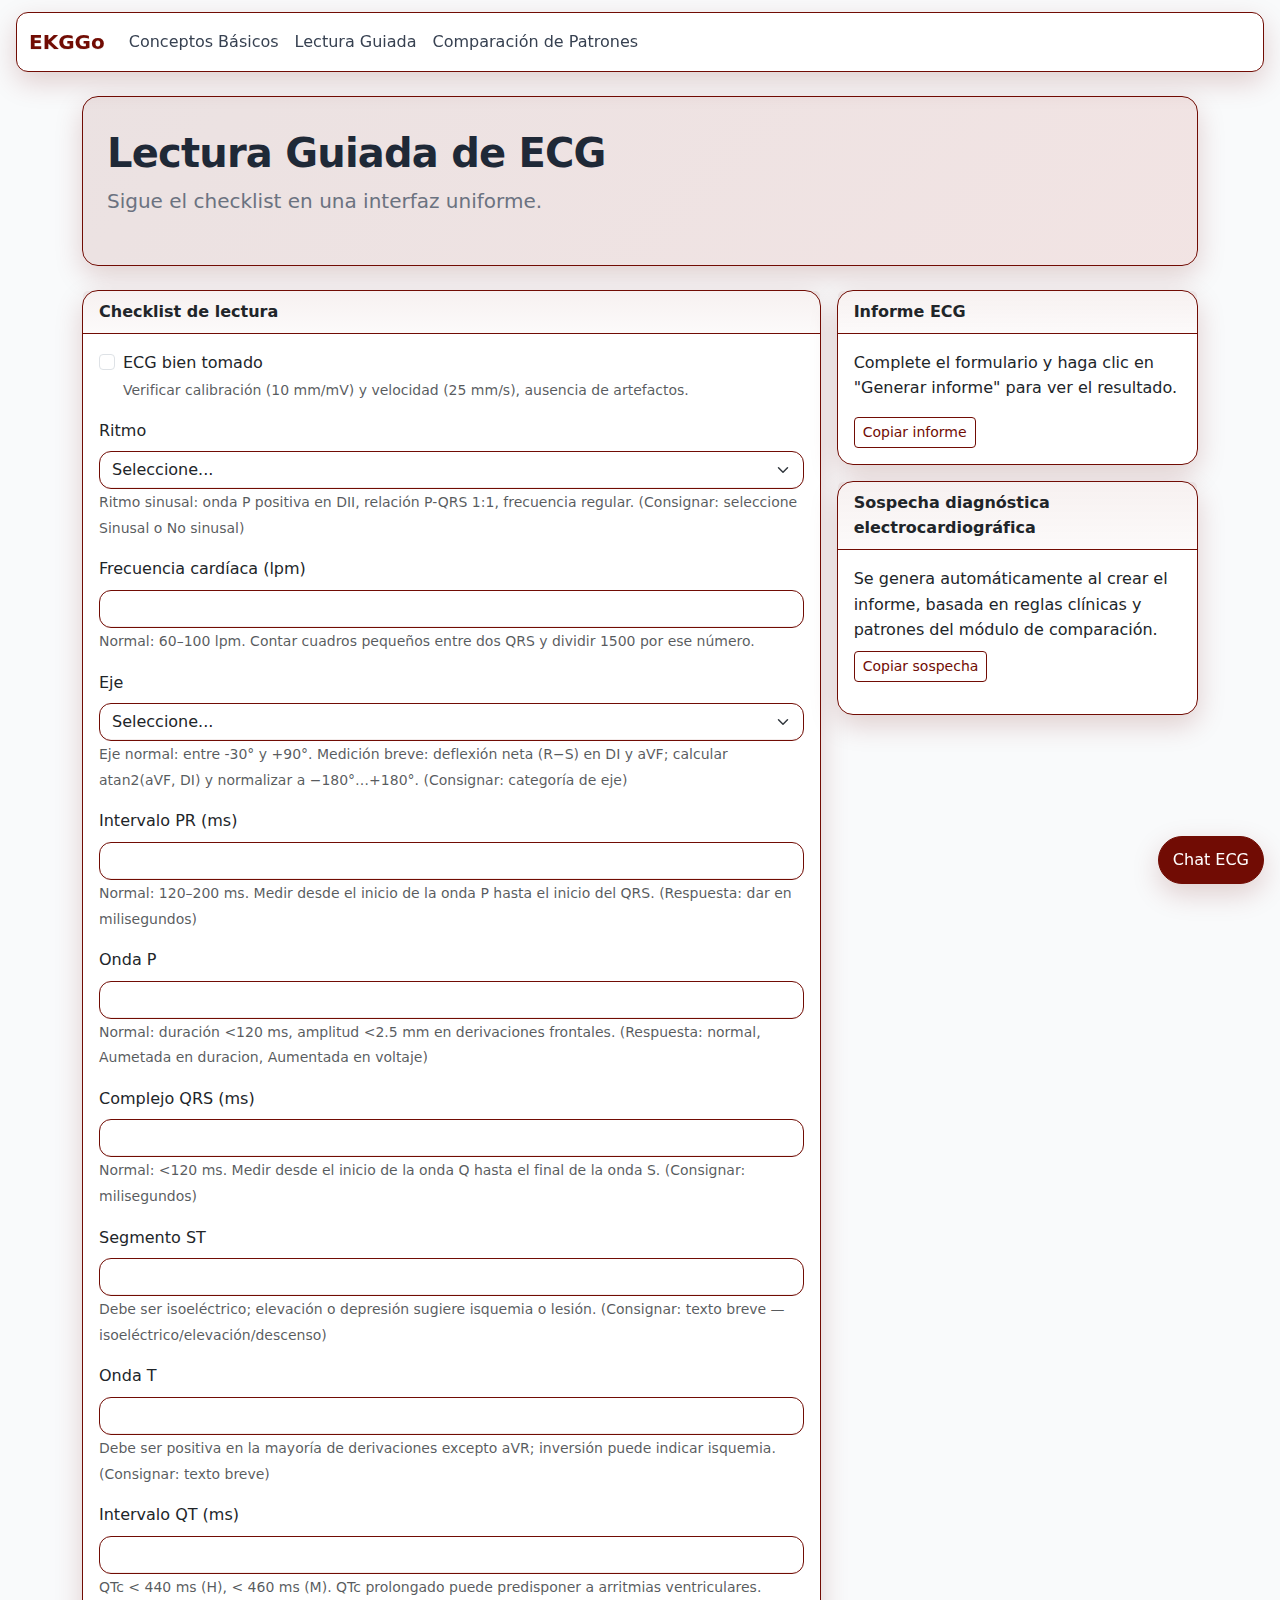
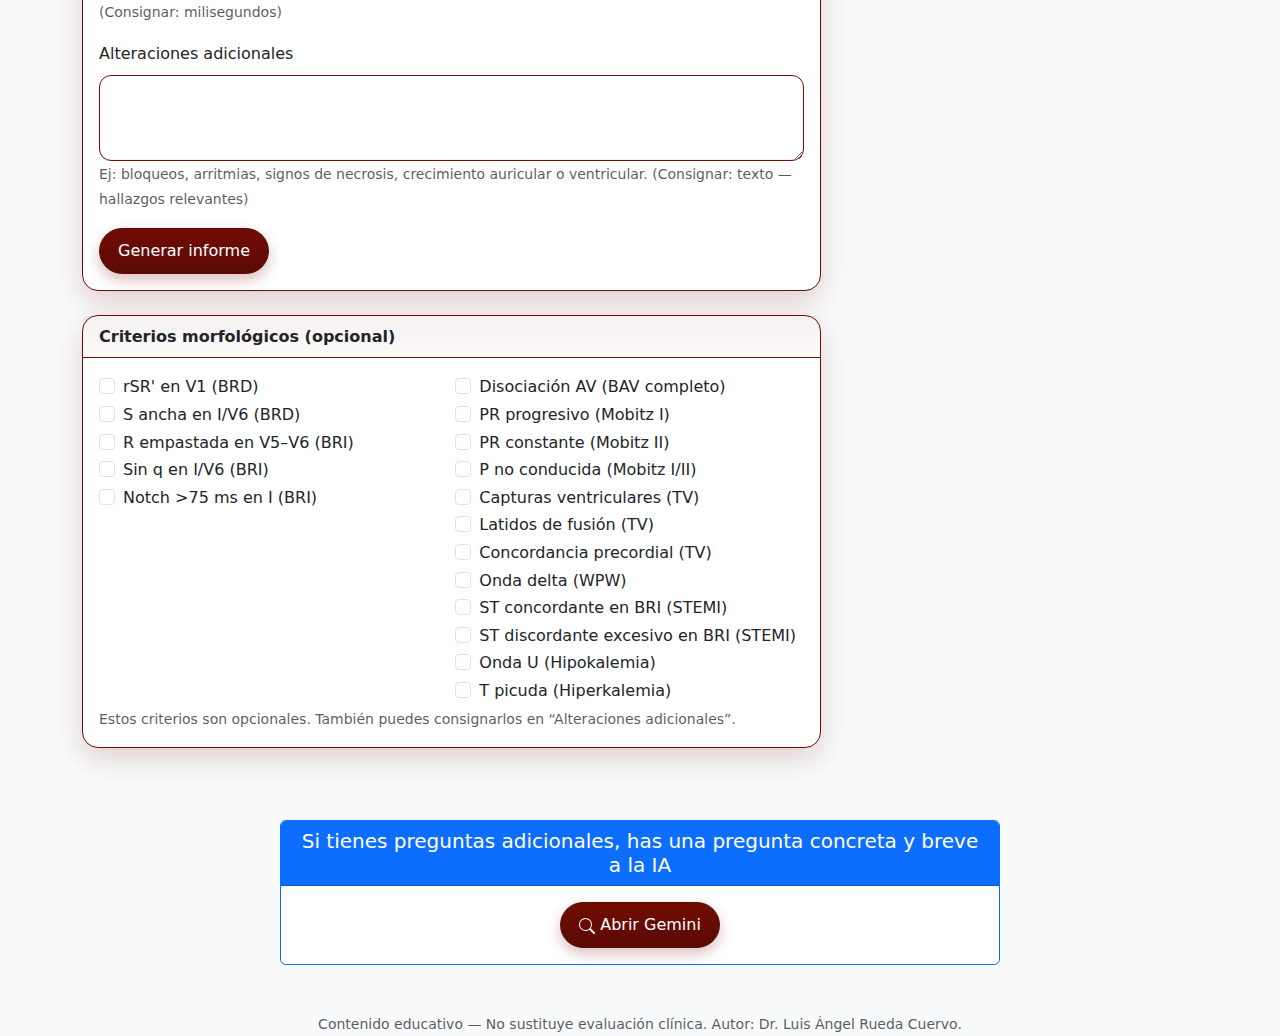
<file: lectura-guiada.html>
<!DOCTYPE html>
<html lang="es">
<head>
    <meta charset="UTF-8">
    <meta name="viewport" content="width=device-width, initial-scale=1.0">
    <title>EKGGo — Lectura Guiada</title>
    <link href="https://cdn.jsdelivr.net/npm/bootstrap@5.3.2/dist/css/bootstrap.min.css" rel="stylesheet">
    <link rel="stylesheet" href="styles.css">
</head>
<body>
    <nav class="navbar navbar-expand-lg ao-topbar">
        <div class="container-fluid">
            <a class="navbar-brand fw-bold" href="index.html">EKGGo</a>
            <button class="navbar-toggler" type="button" data-bs-toggle="collapse" data-bs-target="#navbarLectura"
                    aria-controls="navbarLectura" aria-expanded="false" aria-label="Toggle navigation">
                <span class="navbar-toggler-icon"></span>
            </button>
            <div id="navbarLectura" class="collapse navbar-collapse">
                <ul class="navbar-nav me-auto mb-2 mb-lg-0">
                    <li class="nav-item"><a class="nav-link" href="conceptos-basicos.html">Conceptos Básicos</a></li>
                    <li class="nav-item"><a class="nav-link active" href="lectura-guiada.html">Lectura Guiada</a></li>
                    <li class="nav-item"><a class="nav-link" href="comparacion-patrones.html">Comparación de Patrones</a></li>
                </ul>
            </div>
        </div>
    </nav>

    <main class="container my-4">
        <section class="ao-hero mb-4">
            <h1 class="ao-hero-title display-6">Lectura Guiada de ECG</h1>
            <p class="ao-hero-subtitle lead">Sigue el checklist en una interfaz uniforme.</p>
        </section>

        

        <section class="ao-content">
            <div class="row g-3">
            <div class="col-md-8">
                <div class="card ao-card mb-4">
                    <div class="card-header">Checklist de lectura</div>
                    <div class="card-body">
                <form id="ecgForm" class="mb-0">
                    <div class="mb-3 form-check">
                        <input type="checkbox" class="form-check-input" id="bienTomado">
                        <label class="form-check-label" for="bienTomado">ECG bien tomado</label>
                        <small class="form-text text-muted d-block">Verificar calibración (10 mm/mV) y velocidad (25 mm/s), ausencia de artefactos.</small>
                    </div>

                    <div class="mb-3">
                        <label for="ritmo" class="form-label">Ritmo</label>
                        <select class="form-select" id="ritmo">
                            <option value="">Seleccione...</option>
                            <option value="Sinusal">Sinusal</option>
                            <option value="No sinusal">No sinusal</option>
                        </select>
                        <small class="form-text text-muted">Ritmo sinusal: onda P positiva en DII, relación P-QRS 1:1, frecuencia regular. (Consignar: seleccione Sinusal o No sinusal)</small>
                    </div>

                    <div class="mb-3">
                        <label for="frecuencia" class="form-label">Frecuencia cardíaca (lpm)</label>
                        <input type="number" class="form-control" id="frecuencia" min="20" max="300">
                        <small class="form-text text-muted">Normal: 60–100 lpm. Contar cuadros pequeños entre dos QRS y dividir 1500 por ese número.</small>
                    </div>

                    <div class="mb-3">
                        <label for="eje" class="form-label">Eje</label>
                        <select class="form-select" id="eje">
                            <option value="">Seleccione...</option>
                            <option value="Normal">Normal</option>
                            <option value="Desviación izquierda">Desviación izquierda</option>
                            <option value="Desviación derecha">Desviación derecha</option>
                            <option value="Eje extremo">Eje extremo</option>
                        </select>
                        <small class="form-text text-muted">Eje normal: entre -30° y +90°. Medición breve: deflexión neta (R−S) en DI y aVF; calcular atan2(aVF, DI) y normalizar a −180°…+180°. (Consignar: categoría de eje)</small>
                    </div>

                    <div class="mb-3">
                        <label for="pr" class="form-label">Intervalo PR (ms)</label>
                        <input type="number" class="form-control" id="pr" min="80" max="400">
                        <small class="form-text text-muted">Normal: 120–200 ms. Medir desde el inicio de la onda P hasta el inicio del QRS. (Respuesta: dar en milisegundos)</small>
                    </div>

                    <div class="mb-3">
                        <label for="ondaP" class="form-label">Onda P</label>
                        <input type="text" class="form-control" id="ondaP">
                        <small class="form-text text-muted">Normal: duración &lt;120 ms, amplitud &lt;2.5 mm en derivaciones frontales. (Respuesta: normal, Aumetada en duracion, Aumentada en voltaje)</small>
                    </div>

                    <div class="mb-3">
                        <label for="qrs" class="form-label">Complejo QRS (ms)</label>
                        <input type="number" class="form-control" id="qrs" min="60" max="200">
                        <small class="form-text text-muted">Normal: &lt;120 ms. Medir desde el inicio de la onda Q hasta el final de la onda S. (Consignar: milisegundos)</small>
                    </div>

                    <div class="mb-3">
                        <label for="st" class="form-label">Segmento ST</label>
                        <input type="text" class="form-control" id="st">
                        <small class="form-text text-muted">Debe ser isoeléctrico; elevación o depresión sugiere isquemia o lesión. (Consignar: texto breve — isoeléctrico/elevación/descenso)</small>
                    </div>

                    <div class="mb-3">
                        <label for="ondaT" class="form-label">Onda T</label>
                        <input type="text" class="form-control" id="ondaT">
                        <small class="form-text text-muted">Debe ser positiva en la mayoría de derivaciones excepto aVR; inversión puede indicar isquemia. (Consignar: texto breve)</small>
                    </div>

                    <div class="mb-3">
                        <label for="qt" class="form-label">Intervalo QT (ms)</label>
                        <input type="number" class="form-control" id="qt" min="300" max="600">
                        <small class="form-text text-muted">QTc &lt; 440 ms (H), &lt; 460 ms (M). QTc prolongado puede predisponer a arritmias ventriculares. (Consignar: milisegundos)</small>
                    </div>

                    <div class="mb-3">
                        <label for="alteraciones" class="form-label">Alteraciones adicionales</label>
                        <textarea class="form-control" id="alteraciones" rows="3"></textarea>
                        <small class="form-text text-muted">Ej: bloqueos, arritmias, signos de necrosis, crecimiento auricular o ventricular. (Consignar: texto — hallazgos relevantes)</small>
                    </div>

                    <button type="button" class="btn btn-primary" id="generarInforme">Generar informe</button>
                </form>
                    </div>
                </div>
                <!-- Criterios morfológicos (opcional) -->
                <div class="card ao-card mb-4">
                    <div class="card-header">Criterios morfológicos (opcional)</div>
                    <div class="card-body">
                        <div class="row g-2">
                            <div class="col-md-6">
                                <div class="form-check"><input class="form-check-input" type="checkbox" id="crit_rsr_v1"><label class="form-check-label" for="crit_rsr_v1">rSR' en V1 (BRD)</label></div>
                                <div class="form-check"><input class="form-check-input" type="checkbox" id="crit_s_ancha_i_v6"><label class="form-check-label" for="crit_s_ancha_i_v6">S ancha en I/V6 (BRD)</label></div>
                                <div class="form-check"><input class="form-check-input" type="checkbox" id="crit_r_empastada_v5_v6"><label class="form-check-label" for="crit_r_empastada_v5_v6">R empastada en V5–V6 (BRI)</label></div>
                                <div class="form-check"><input class="form-check-input" type="checkbox" id="crit_sin_q_i_v6"><label class="form-check-label" for="crit_sin_q_i_v6">Sin q en I/V6 (BRI)</label></div>
                                <div class="form-check"><input class="form-check-input" type="checkbox" id="crit_notch_75_i"><label class="form-check-label" for="crit_notch_75_i">Notch >75 ms en I (BRI)</label></div>
                            </div>
                            <div class="col-md-6">
                                <div class="form-check"><input class="form-check-input" type="checkbox" id="crit_disociacion_av"><label class="form-check-label" for="crit_disociacion_av">Disociación AV (BAV completo)</label></div>
                                <div class="form-check"><input class="form-check-input" type="checkbox" id="crit_pr_progresivo"><label class="form-check-label" for="crit_pr_progresivo">PR progresivo (Mobitz I)</label></div>
                                <div class="form-check"><input class="form-check-input" type="checkbox" id="crit_pr_constante"><label class="form-check-label" for="crit_pr_constante">PR constante (Mobitz II)</label></div>
                                <div class="form-check"><input class="form-check-input" type="checkbox" id="crit_p_no_conducida"><label class="form-check-label" for="crit_p_no_conducida">P no conducida (Mobitz I/II)</label></div>
                                <div class="form-check"><input class="form-check-input" type="checkbox" id="crit_capturas_ventriculares"><label class="form-check-label" for="crit_capturas_ventriculares">Capturas ventriculares (TV)</label></div>
                                <div class="form-check"><input class="form-check-input" type="checkbox" id="crit_fusion"><label class="form-check-label" for="crit_fusion">Latidos de fusión (TV)</label></div>
                                <div class="form-check"><input class="form-check-input" type="checkbox" id="crit_concordancia_precordial"><label class="form-check-label" for="crit_concordancia_precordial">Concordancia precordial (TV)</label></div>
                                <div class="form-check"><input class="form-check-input" type="checkbox" id="crit_onda_delta"><label class="form-check-label" for="crit_onda_delta">Onda delta (WPW)</label></div>
                                <div class="form-check"><input class="form-check-input" type="checkbox" id="crit_st_concordante_bri"><label class="form-check-label" for="crit_st_concordante_bri">ST concordante en BRI (STEMI)</label></div>
                                <div class="form-check"><input class="form-check-input" type="checkbox" id="crit_st_discordante_bri"><label class="form-check-label" for="crit_st_discordante_bri">ST discordante excesivo en BRI (STEMI)</label></div>
                                <div class="form-check"><input class="form-check-input" type="checkbox" id="crit_onda_u"><label class="form-check-label" for="crit_onda_u">Onda U (Hipokalemia)</label></div>
                                <div class="form-check"><input class="form-check-input" type="checkbox" id="crit_t_picuda"><label class="form-check-label" for="crit_t_picuda">T picuda (Hiperkalemia)</label></div>
                            </div>
                        </div>
                        <small class="form-text text-muted">Estos criterios son opcionales. También puedes consignarlos en “Alteraciones adicionales”.</small>
                    </div>
                </div>
            </div>
            <div class="col-md-4">
                <div class="card ao-card">
                    <div class="card-header">Informe ECG</div>
                    <div class="card-body">
                        <div id="informeECG" class="mb-3">
                            Complete el formulario y haga clic en "Generar informe" para ver el resultado.
                        </div>
                        <button type="button" class="btn btn-outline-primary btn-sm" id="copiarInforme">Copiar informe</button>
                    </div>
                </div>
                <!-- Sospecha diagnóstica justo debajo del informe -->
                <div class="card ao-card mt-3">
                    <div class="card-header">Sospecha diagnóstica electrocardiográfica</div>
                    <div class="card-body">
                        <p class="mb-2">Se genera automáticamente al crear el informe, basada en reglas clínicas y patrones del módulo de comparación.</p>
                        <div class="d-flex gap-2 mb-3">
                            <!-- Botón de generar removido; se dispara desde Generar informe -->
                            <button type="button" id="copiarSospecha" class="btn btn-outline-primary btn-sm">Copiar sospecha</button>
                        </div>
                        <div id="resultadoSospecha" class="alert alert-info d-none"></div>
                        <div id="criteriosDetectados" class="small text-muted d-none"></div>
                    </div>
                </div>
            </div>
        </div>
    </div>

    <!-- Barra de búsqueda de Gemini -->
    <section class="container my-5">
        <div class="row justify-content-center">
            <div class="col-md-8">
                <div class="card border-primary">
                    <div class="card-header bg-primary text-white text-center">
                        <h5 class="mb-0">Si tienes preguntas adicionales, has una pregunta concreta y breve a la IA</h5>
                    </div>
                    <div class="card-body">
                        <div class="d-flex justify-content-center">
                            <a href="https://gemini.google.com" target="_blank" rel="noopener" class="btn btn-primary">
                                <svg width="16" height="16" fill="currentColor" class="bi bi-search" viewBox="0 0 16 16">
                                    <path d="M11.742 10.344a6.5 6.5 0 1 0-1.397 1.398h-.001c.03.04.062.078.098.115l3.85 3.85a1 1 0 0 0 1.415-1.414l-3.85-3.85a1.007 1.007 0 0 0-.115-.1zM12 6.5a5.5 5.5 0 1 1-11 0 5.5 5.5 0 0 1 11 0z"/>
                                </svg>
                                Abrir Gemini
                            </a>
                        </div>
                    </div>
                </div>
                </div>
            </div>
            </div>
        </section>

    <script src="https://cdn.jsdelivr.net/npm/bootstrap@5.3.2/dist/js/bootstrap.bundle.min.js"></script>
    <script src="app.js"></script>
    
    <script>
        // Enlace directo a Gemini; no se requiere script adicional.
    </script>
</body>
</html>

<footer class="container my-5">
    <div class="text-center text-muted small">
        Contenido educativo — No sustituye evaluación clínica. Autor: Dr. Luis Ángel Rueda Cuervo.
    </div>
</footer>
</file>
<file: styles.css>
:root {
  --ao-bg: #f9fafb;
  --ao-surface: #ffffff;
  --ao-primary: #710C04;          /* red blood */
  --ao-primary-600: #5a0a03;
  --ao-accent: #B21F13;
  --ao-text: #1f2937;
  --ao-muted: #6b7280;
  --ao-border: #e4d2cf;
  --ao-shadow: 0 10px 28px rgba(113,12,4,0.18);
  --ao-shadow-strong: 0 16px 40px rgba(113,12,4,0.26);
  --ao-inner: inset 0 1px 0 rgba(255,255,255,0.6), inset 0 -1px 0 rgba(113,12,4,0.08);
  --ao-radius: 16px;
}

html, body {
  height: 100%;
}

body {
  background: var(--ao-bg);
  color: var(--ao-text);
  font-family: system-ui, -apple-system, "Segoe UI", Roboto, "Helvetica Neue", Arial, "Noto Sans", "Apple Color Emoji", "Segoe UI Emoji", "Segoe UI Symbol";
  line-height: 1.6;
}

/* Topbar inspirado (no literal) */
.navbar.ao-topbar {
  position: sticky;
  top: 0;
  z-index: 1030;
  background: #ffffff; /* remove heavy blur for performance */
  border: 1px solid var(--ao-primary);
  border-radius: 12px;
  margin: 12px 16px;
  box-shadow: var(--ao-shadow);
}
.navbar.ao-topbar .navbar-brand {
  color: var(--ao-primary);
  text-shadow: 0 1px 0 rgba(0,0,0,0.06);
}
.navbar.ao-topbar .nav-link {
  color: #374151;
}
.navbar.ao-topbar .nav-link:hover {
  color: var(--ao-primary);
  transform: translateY(-1px);
}
.navbar.ao-topbar .nav-link { transition: color .12s ease, transform .12s ease; }

/* Hero */
.ao-hero {
  background: linear-gradient(135deg, rgba(113,12,4,0.10), rgba(178,31,19,0.10));
  border: 1px solid var(--ao-primary);
  border-radius: var(--ao-radius);
  padding: 32px 24px;
  box-shadow: var(--ao-shadow);
}
.ao-hero-title {
  font-weight: 700;
  letter-spacing: -0.02em;
}
.ao-hero-subtitle {
  color: var(--ao-muted);
}

/* Contenido principal */
.ao-content {
  margin-top: 24px;
}

/* Tarjetas unificadas */
.card.ao-card {
  background: #ffffff;
  border: 1px solid var(--ao-primary);
  border-radius: var(--ao-radius);
  box-shadow: var(--ao-shadow);
}
.card.ao-card:hover {
  box-shadow: var(--ao-shadow);
  transform: none;
}

/* Imágenes de catálogo de patrones */
.ecg-img {
  width: 100%;
  height: 160px;
  object-fit: cover;
  border-radius: 8px;
}
.ecg-fig figcaption { color: var(--ao-muted); }

/* Cabecera de tarjeta más consistente */
.card.ao-card .card-header {
  background: linear-gradient(180deg, rgba(113,12,4,0.06), rgba(113,12,4,0.02));
  border-bottom: 1px solid var(--ao-primary);
  font-weight: 600;
}

/* Botones */
.btn-primary {
  background: linear-gradient(180deg, var(--ao-primary), var(--ao-primary-600));
  border-color: var(--ao-primary-600);
  border-radius: 999px;
  padding: 10px 18px;
  box-shadow: 0 6px 14px rgba(113,12,4,0.25);
  transition: transform .08s ease, box-shadow .08s ease;
}
.btn-primary:hover {
  transform: translateY(-1px);
  box-shadow: 0 10px 18px rgba(113,12,4,0.28);
}
.btn-primary:active {
  transform: translateY(0);
  box-shadow: 0 4px 10px rgba(113,12,4,0.22);
}
.btn-outline-secondary {
  border-color: var(--ao-primary);
  color: var(--ao-primary);
  border-radius: 999px;
  padding: 10px 18px;
}
.btn-outline-secondary:hover { background: var(--ao-primary); color: #fff; }

/* Formularios */
.form-control, .form-select {
  border-radius: 12px;
  border: 1px solid var(--ao-primary);
  box-shadow: var(--ao-inner);
}
.form-control:focus, .form-select:focus {
  border-color: var(--ao-primary);
  box-shadow: 0 0 0 0.22rem rgba(113,12,4,0.22);
}
.form-check-input:checked {
  background-color: var(--ao-primary);
  border-color: var(--ao-primary);
}
/* remove bump animation for performance */

/* Accordion */
.accordion {
  --bs-accordion-border-color: var(--ao-primary);
  --bs-accordion-border-radius: var(--ao-radius);
  --bs-accordion-btn-focus-box-shadow: 0 0 0 0.25rem rgba(113,12,4,0.18);
  --bs-accordion-btn-icon-transform: rotate(0deg);
}
.accordion-button {
  border-radius: 12px !important;
}
.accordion-item {
  border: 1px solid var(--ao-primary);
  border-radius: var(--ao-radius);
  box-shadow: var(--ao-shadow);
  margin-bottom: 12px;
}
.accordion-button:not(.collapsed) { color: var(--ao-primary); background-color: rgba(113,12,4,0.06); }
.accordion .collapsing { transition: height .12s ease !important; }

/* Alerts */
.alert { border-radius: 12px; border: 1px solid var(--ao-primary); }

/* Utilidades */
.rounded-ao { border-radius: var(--ao-radius); }
.shadow-ao { box-shadow: var(--ao-shadow); }

/* Visibilizar imágenes en el módulo de conceptos (se replica estilo de Comparación) */
/* Ajuste de relación de aspecto 4:3 solo para el módulo de Conceptos */
#accordionConceptos img.ecg-img {
  width: 100%;
  height: auto !important; /* sobreescribe altura fija general */
  aspect-ratio: 4 / 3;
  object-fit: contain; /* muestra el contenido completo dentro del 4:3 */
}
/* Eliminado override específico: todas las imágenes en Conceptos usan 4:3 */

/* Ajuste de imágenes en módulo Comparación de Patrones: respetar tamaño natural */
#accordionComparacion img.ecg-img {
  width: 100%;
  height: auto !important; /* evita recorte por altura fija */
  object-fit: contain;      /* muestra la imagen completa */
  aspect-ratio: auto;       /* usa la relación de aspecto intrínseca */
}

/* Animaciones sutiles en select y checkbox */
.form-select, .form-check-input { transition: box-shadow .12s ease, transform .08s ease; }

/* Outline primary al tema rojo */
.btn-outline-primary {
  border-color: var(--ao-primary);
  color: var(--ao-primary);
}
.btn-outline-primary:hover {
  background: var(--ao-primary);
  color: #fff;
  border-color: var(--ao-primary);
}

/* Pulse animation disabled by default for performance */
.pulse { animation: none; }

/* Prefer reduced motion: turn off transitions/animations */
@media (prefers-reduced-motion: reduce) {
  * { animation: none !important; transition: none !important; }
}
/* Chat widget: botón y panel */
.chat-widget-toggle {
  position: fixed;
  right: 16px;
  bottom: 16px;
  z-index: 1050;
  background: var(--ao-primary);
  color: #fff;
  border: 1px solid var(--ao-primary);
  border-radius: 999px;
  padding: 10px 14px;
  box-shadow: var(--ao-shadow);
}
.chat-widget-panel {
  position: fixed;
  right: 16px;
  bottom: 72px;
  width: 380px;
  height: 560px;
  z-index: 1050;
  background: #fff;
  border: 1px solid var(--ao-primary);
  border-radius: 12px;
  box-shadow: var(--ao-shadow);
  display: none;
}
.chat-widget-panel.open { display: block; }
.chat-widget-panel iframe { width: 100%; height: 100%; border: 0; border-radius: 12px; }
</file>
